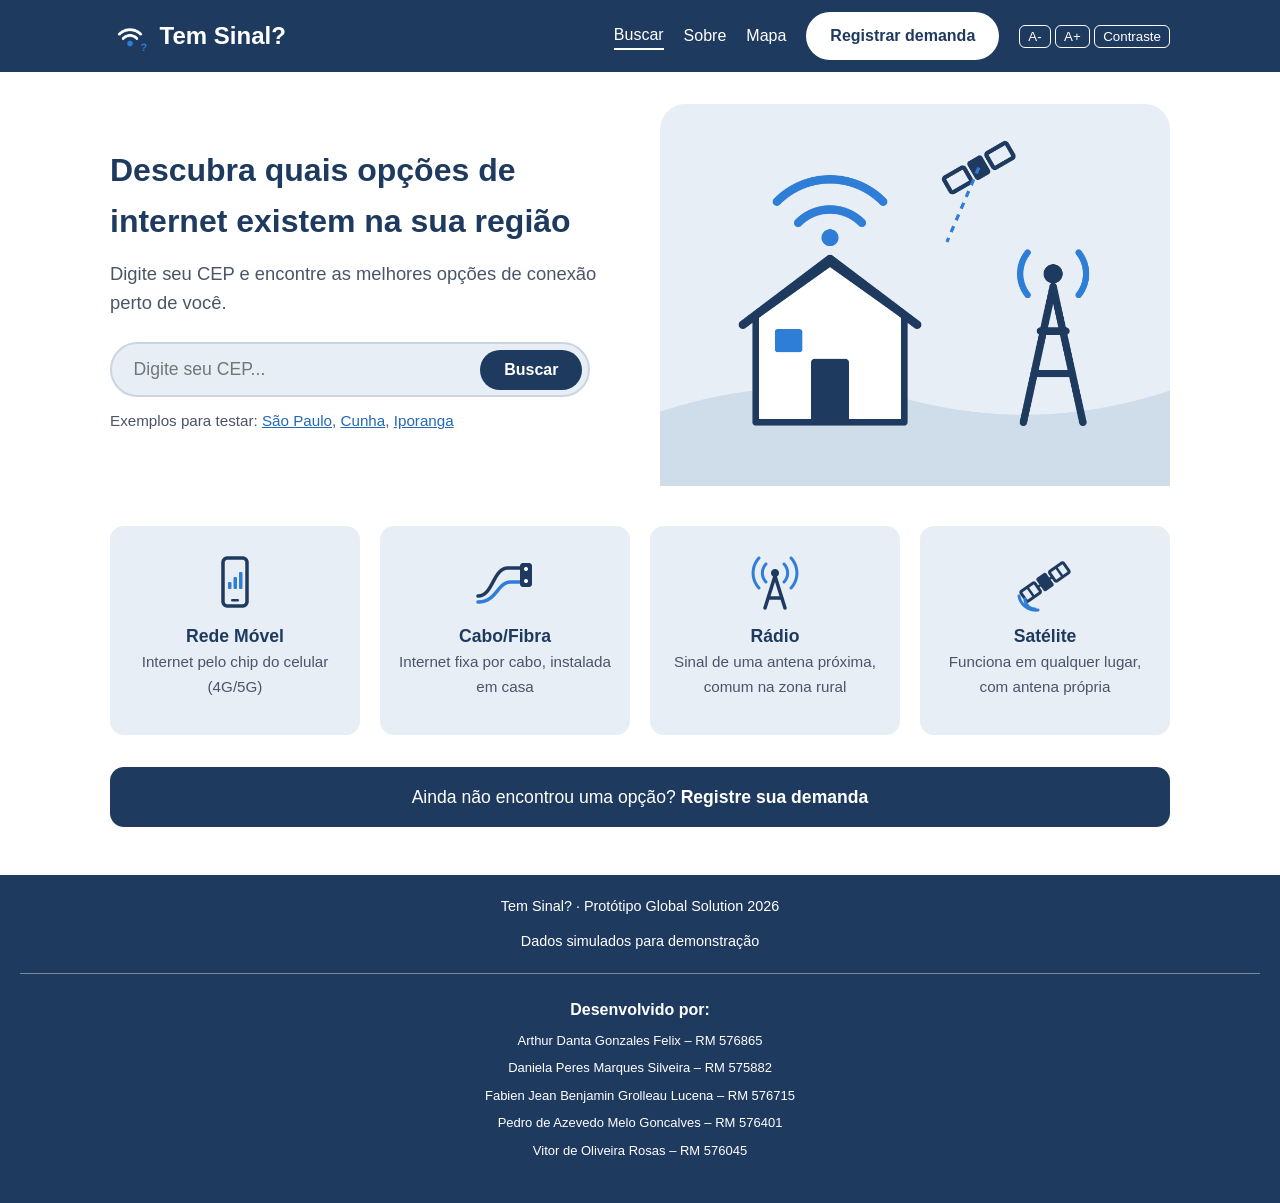
<file: index.html>
<!DOCTYPE html>
<html lang="pt-BR">
<head>
  <meta charset="UTF-8">
  <meta name="viewport" content="width=device-width, initial-scale=1.0">
  <title>Tem Sinal? | Descubra a internet da sua região</title>
  <link rel="icon" href="img/logo.png">
  <link rel="stylesheet" href="css/style.css">
</head>
<body>

  <header class="topo">
    <div class="container">
      <a href="index.html" class="marca">
        <img src="img/logo.png" alt="Logo Tem Sinal?">
        <span>Tem Sinal?</span>
      </a>
      <nav class="menu">
        <a href="index.html" class="ativo">Buscar</a>
        <a href="sobre.html">Sobre</a>
        <a href="mapa.html">Mapa</a>
        <a href="demanda.html" class="botao">Registrar demanda</a>
        <div class="acessibilidade">
          <button id="fonteMenos" title="Diminuir letra" aria-label="Diminuir letra">A-</button>
          <button id="fonteMais" title="Aumentar letra" aria-label="Aumentar letra">A+</button>
          <button id="contraste" title="Alto contraste" aria-label="Alto contraste">Contraste</button>
        </div>
      </nav>
    </div>
  </header>

  <main>
    <div class="container">

      <section class="destaque">
        <div>
          <h1>Descubra quais opções de internet existem na sua região</h1>
          <p class="subtitulo">Digite seu CEP e encontre as melhores opções de conexão perto de você.</p>

          <form id="formBusca" class="campo-cep">
            <input id="cep" type="text" inputmode="numeric" placeholder="Digite seu CEP..." aria-label="CEP" autocomplete="postal-code">
            <button class="botao" type="submit">Buscar</button>
          </form>
          <p id="erro" class="erro" role="alert"></p>
          <p class="dica">
            Exemplos para testar:
            <button type="button" data-cep="01310-100">São Paulo</button>,
            <button type="button" data-cep="12530-000">Cunha</button>,
            <button type="button" data-cep="18330-000">Iporanga</button>
          </p>
        </div>

        <img class="ilustracao" src="img/internet.png" alt="Ilustração de uma casa com Wi-Fi, um satélite e uma antena">
      </section>

      <section class="tipos">
        <div class="tipo">
          <img src="img/movel.png" alt="">
          <h3>Rede Móvel</h3>
          <p>Internet pelo chip do celular (4G/5G)</p>
        </div>
        <div class="tipo">
          <img src="img/fibra.png" alt="">
          <h3>Cabo/Fibra</h3>
          <p>Internet fixa por cabo, instalada em casa</p>
        </div>
        <div class="tipo">
          <img src="img/radio.png" alt="">
          <h3>Rádio</h3>
          <p>Sinal de uma antena próxima, comum na zona rural</p>
        </div>
        <div class="tipo">
          <img src="img/satelite.png" alt="">
          <h3>Satélite</h3>
          <p>Funciona em qualquer lugar, com antena própria</p>
        </div>
      </section>

      <a href="demanda.html" class="aviso">Ainda não encontrou uma opção? <strong>Registre sua demanda</strong></a>

    </div>
  </main>

  <footer class="rodape">

    <p>Tem Sinal? · Protótipo Global Solution 2026</p>
    <p>Dados simulados para demonstração</p>

    <div class="integrantes">
        <h3>Desenvolvido por:</h3>

        <p>Arthur Danta Gonzales Felix – RM 576865</p>
        <p>Daniela Peres Marques Silveira – RM 575882</p>
        <p>Fabien Jean Benjamin Grolleau Lucena – RM 576715</p>
        <p>Pedro de Azevedo Melo Goncalves – RM 576401</p>
        <p>Vitor de Oliveira Rosas – RM 576045</p>
    </div>

</footer>

  
<script src="js/comum.js"></script>
<script src="js/home.js"></script>

</body>
</html>
</file>
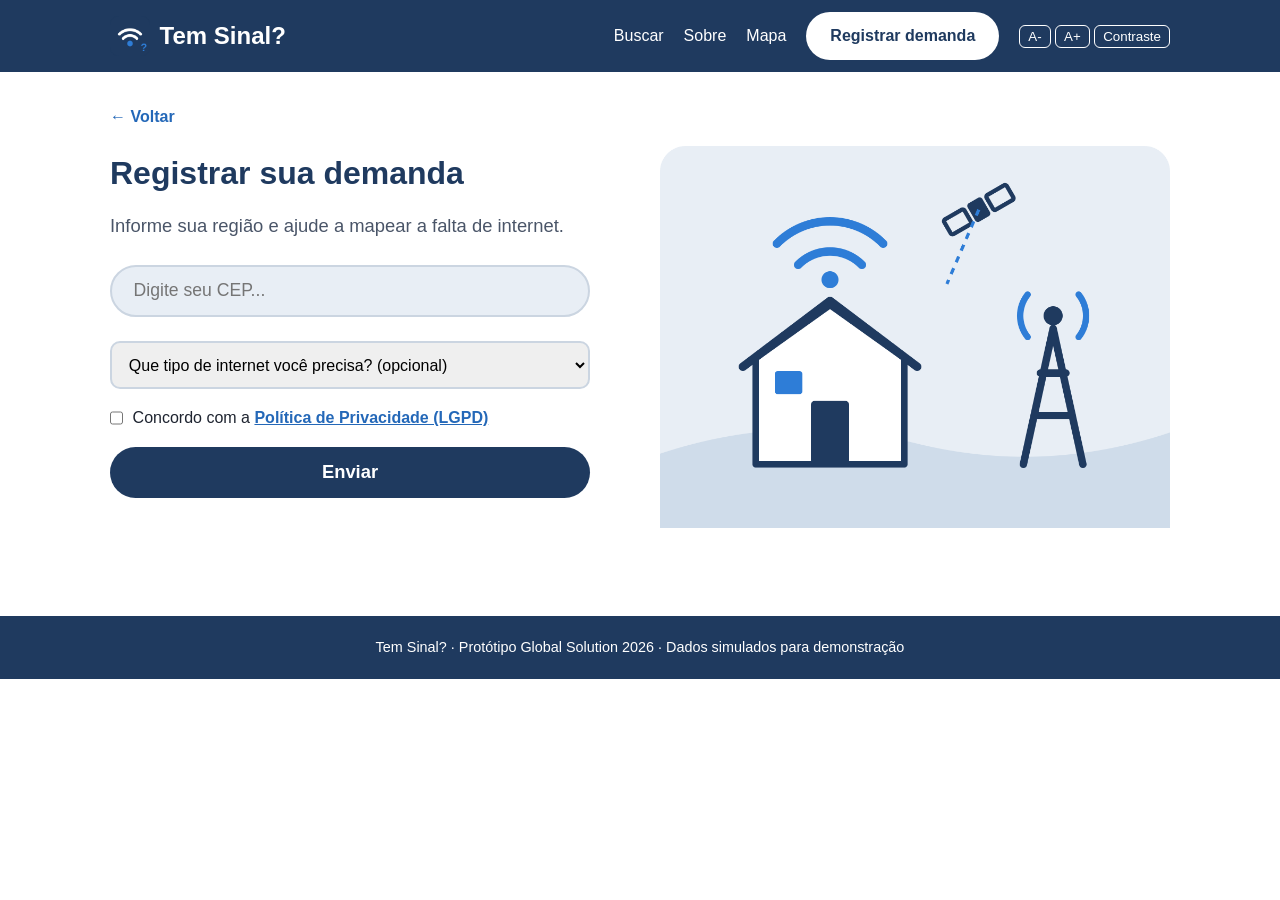
<file: demanda.html>
<!DOCTYPE html>
<html lang="pt-BR">
<head>
  <meta charset="UTF-8">
  <meta name="viewport" content="width=device-width, initial-scale=1.0">
  <title>Registrar demanda | Tem Sinal?</title>
  <link rel="icon" href="img/logo.png">
  <link rel="stylesheet" href="css/style.css">
</head>
<body>

  <header class="topo">
    <div class="container">
      <a href="index.html" class="marca">
        <img src="img/logo.png" alt="Logo Tem Sinal?">
        <span>Tem Sinal?</span>
      </a>
      <nav class="menu">
        <a href="index.html">Buscar</a>
        <a href="sobre.html">Sobre</a>
        <a href="mapa.html">Mapa</a>
        <a href="demanda.html" class="botao">Registrar demanda</a>
        <div class="acessibilidade">
          <button id="fonteMenos" title="Diminuir letra" aria-label="Diminuir letra">A-</button>
          <button id="fonteMais" title="Aumentar letra" aria-label="Aumentar letra">A+</button>
          <button id="contraste" title="Alto contraste" aria-label="Alto contraste">Contraste</button>
        </div>
      </nav>
    </div>
  </header>

  <main>
    <div class="container">
      <a href="javascript:history.back()" class="voltar">← Voltar</a>

      <section class="destaque">
        <div>
          <h1>Registrar sua demanda</h1>
          <p class="subtitulo">Informe sua região e ajude a mapear a falta de internet.</p>

          <form id="formDemanda" class="form-demanda">
            <div class="campo-cep">
              <input id="cep" type="text" inputmode="numeric" placeholder="Digite seu CEP..." aria-label="CEP" autocomplete="postal-code">
            </div>

            <select id="tipo" aria-label="Tipo de internet que você precisa">
              <option value="">Que tipo de internet você precisa? (opcional)</option>
              <option value="rede_movel">Rede Móvel (celular)</option>
              <option value="cabo_fibra">Cabo/Fibra (internet em casa)</option>
              <option value="radio">Rádio</option>
              <option value="satelite">Satélite</option>
              <option value="qualquer">Qualquer uma que funcione</option>
            </select>

            <label class="checkbox">
              <input id="lgpd" type="checkbox">
              <span>Concordo com a <a href="sobre.html#privacidade"><strong>Política de Privacidade (LGPD)</strong></a></span>
            </label>

            <button class="botao grande" type="submit">Enviar</button>
            <p id="erro" class="erro" role="alert"></p>
          </form>

          <p id="sucesso" class="sucesso" hidden>Sua demanda foi enviada com sucesso!</p>
        </div>

        <img class="ilustracao" src="img/internet.png" alt="Ilustração de uma casa com Wi-Fi, um satélite e uma antena">
      </section>
    </div>
  </main>

  <footer class="rodape">
    Tem Sinal? · Protótipo Global Solution 2026 · Dados simulados para demonstração
  </footer>

  <script src="js/comum.js"></script>
  <script src="js/demanda.js"></script>
</body>
</html>
</file>
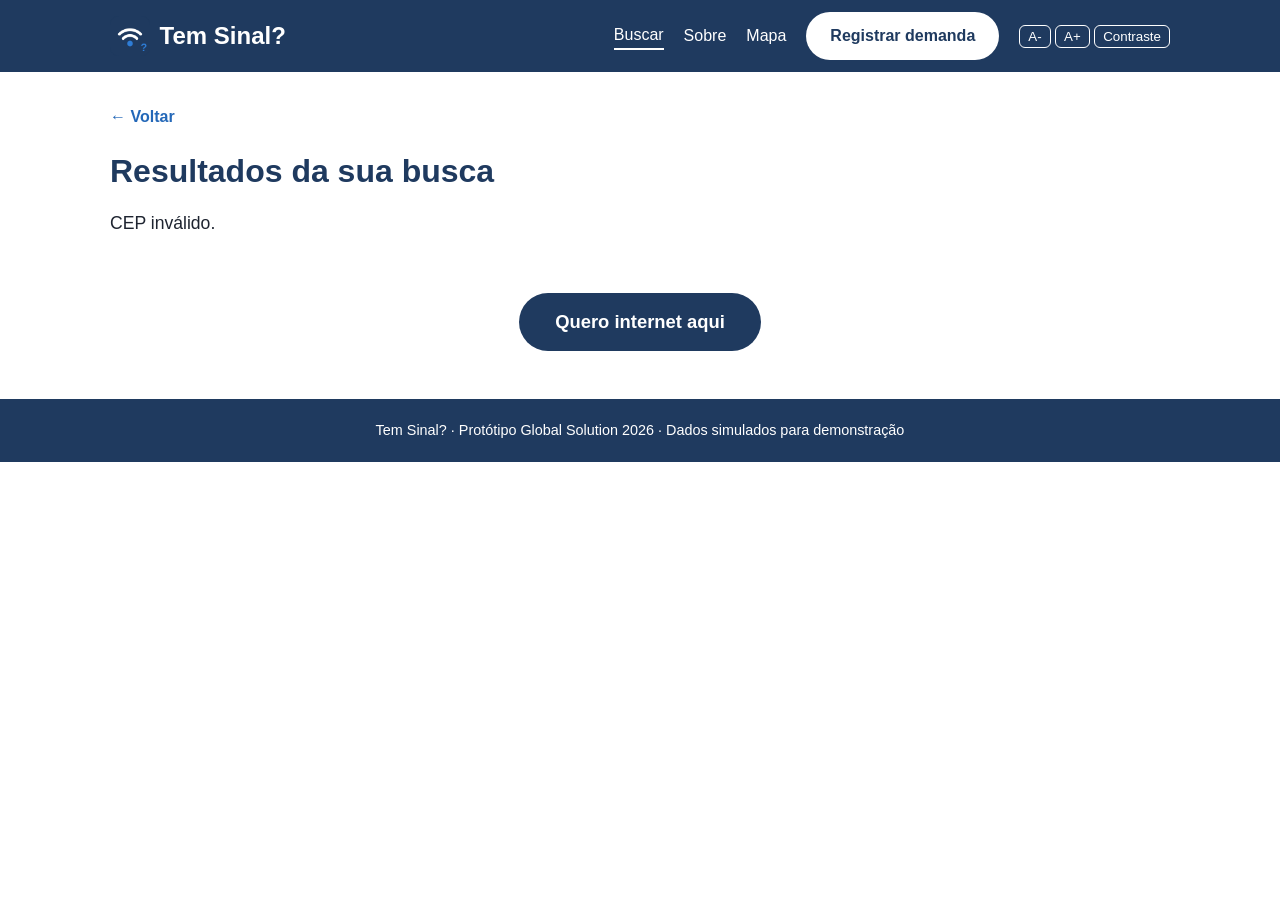
<file: resultados.html>
<!DOCTYPE html>
<html lang="pt-BR">
<head>
  <meta charset="UTF-8">
  <meta name="viewport" content="width=device-width, initial-scale=1.0">
  <title>Resultados | Tem Sinal?</title>
  <link rel="icon" href="img/logo.png">
  <link rel="stylesheet" href="css/style.css">
</head>
<body>

  <header class="topo">
    <div class="container">
      <a href="index.html" class="marca">
        <img src="img/logo.png" alt="Logo Tem Sinal?">
        <span>Tem Sinal?</span>
      </a>
      <nav class="menu">
        <a href="index.html" class="ativo">Buscar</a>
        <a href="sobre.html">Sobre</a>
        <a href="mapa.html">Mapa</a>
        <a href="demanda.html" class="botao">Registrar demanda</a>
        <div class="acessibilidade">
          <button id="fonteMenos" title="Diminuir letra" aria-label="Diminuir letra">A-</button>
          <button id="fonteMais" title="Aumentar letra" aria-label="Aumentar letra">A+</button>
          <button id="contraste" title="Alto contraste" aria-label="Alto contraste">Contraste</button>
        </div>
      </nav>
    </div>
  </header>

  <main>
    <div class="container">
      <a href="index.html" class="voltar">← Voltar</a>

      <h1>Resultados da sua busca</h1>
      <p class="local" id="local">Buscando...</p>

      <p class="resumo" id="resumo" hidden></p>

      <section class="cards" id="cards"></section>

      <p class="regional" id="regional" hidden>* Provedor regional (fictício, criado para a demonstração).</p>

      <div class="centro">
        <a id="queroInternet" href="demanda.html" class="botao grande">Quero internet aqui</a>
      </div>
    </div>
  </main>

  <footer class="rodape">
    Tem Sinal? · Protótipo Global Solution 2026 · Dados simulados para demonstração
  </footer>

  <script src="js/comum.js"></script>
  <script src="js/resultados.js"></script>
</body>
</html>
</file>
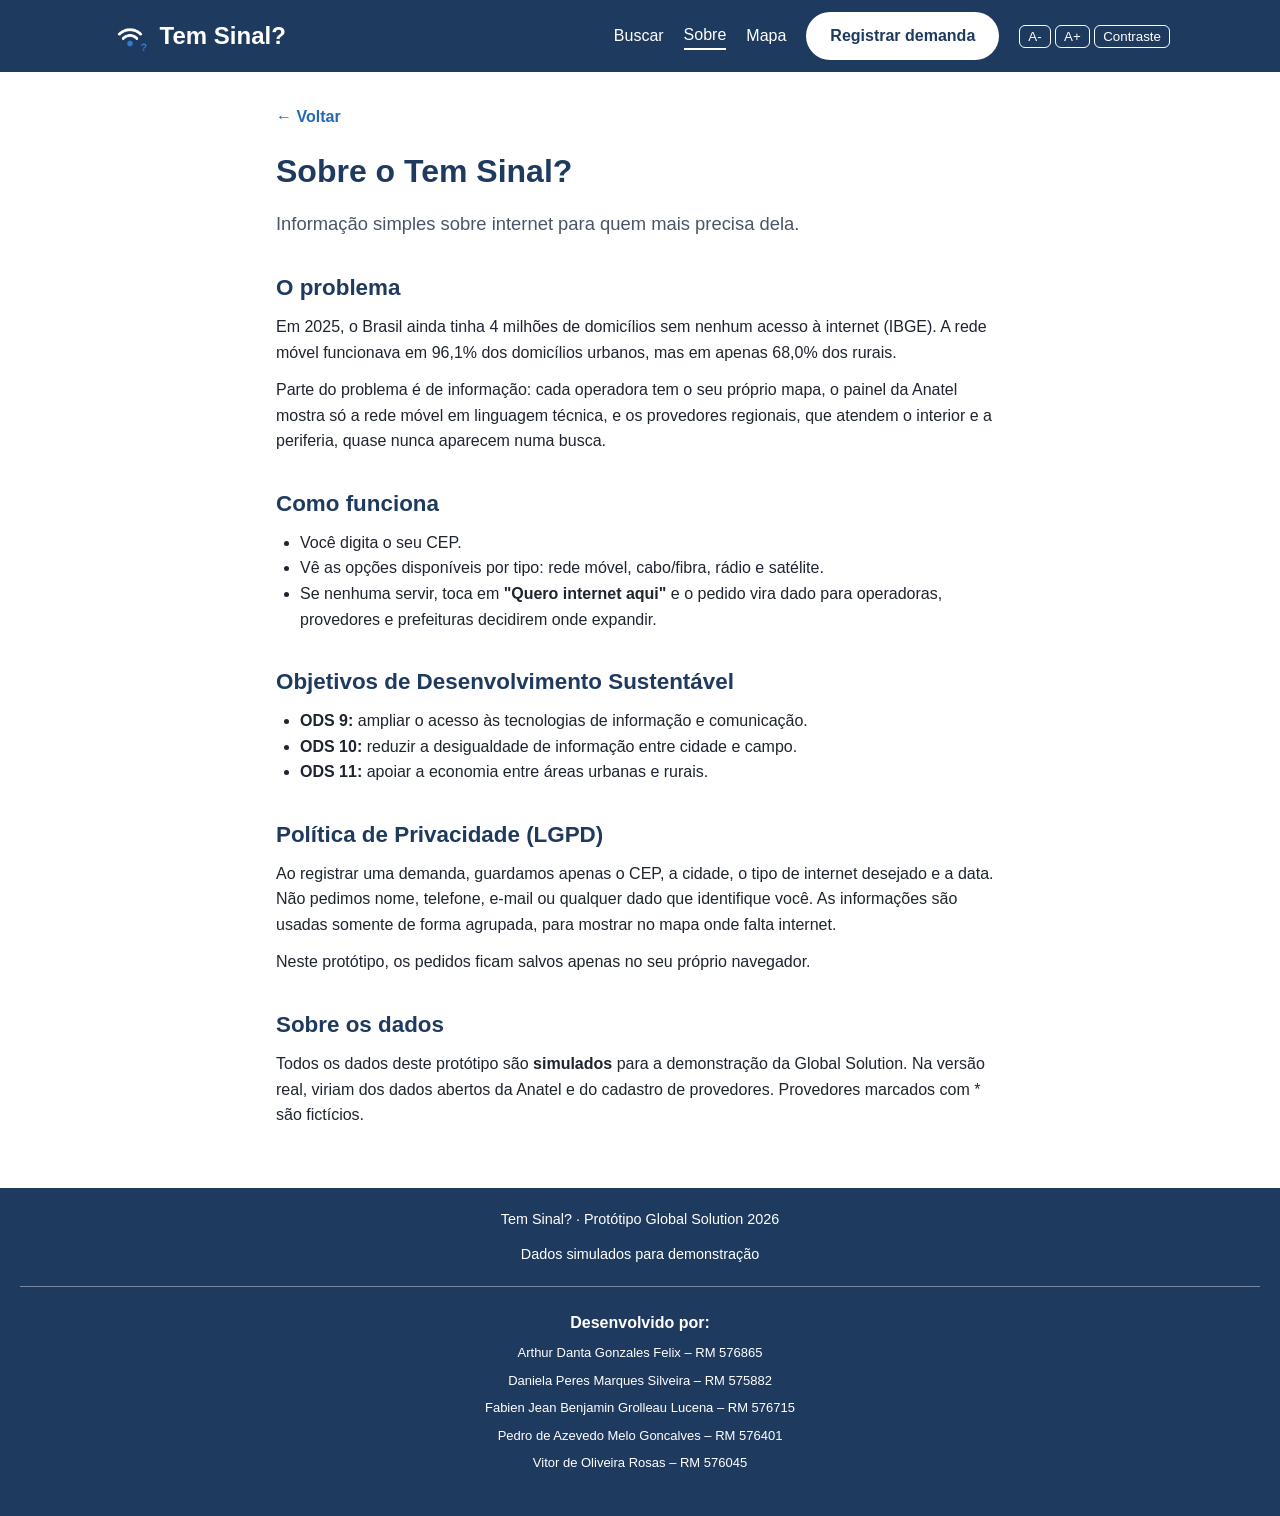
<file: sobre.html>
<!DOCTYPE html>
<html lang="pt-BR">
<head>
  <meta charset="UTF-8">
  <meta name="viewport" content="width=device-width, initial-scale=1.0">
  <title>Sobre | Tem Sinal?</title>
  <link rel="icon" href="img/logo.png">
  <link rel="stylesheet" href="css/style.css">
</head>
<body>

  <header class="topo">
    <div class="container">
      <a href="index.html" class="marca">
        <img src="img/logo.png" alt="Logo Tem Sinal?">
        <span>Tem Sinal?</span>
      </a>
      <nav class="menu">
        <a href="index.html">Buscar</a>
        <a href="sobre.html" class="ativo">Sobre</a>
        <a href="mapa.html">Mapa</a>
        <a href="demanda.html" class="botao">Registrar demanda</a>
        <div class="acessibilidade">
          <button id="fonteMenos" title="Diminuir letra" aria-label="Diminuir letra">A-</button>
          <button id="fonteMais" title="Aumentar letra" aria-label="Aumentar letra">A+</button>
          <button id="contraste" title="Alto contraste" aria-label="Alto contraste">Contraste</button>
        </div>
      </nav>
    </div>
  </header>

  <main>
    <div class="container texto">
      <a href="index.html" class="voltar">← Voltar</a>

      <h1>Sobre o Tem Sinal?</h1>
      <p class="subtitulo">Informação simples sobre internet para quem mais precisa dela.</p>

      <h2>O problema</h2>
      <p>Em 2025, o Brasil ainda tinha 4 milhões de domicílios sem nenhum acesso à internet (IBGE). A rede móvel funcionava em 96,1% dos domicílios urbanos, mas em apenas 68,0% dos rurais.</p>
      <p>Parte do problema é de informação: cada operadora tem o seu próprio mapa, o painel da Anatel mostra só a rede móvel em linguagem técnica, e os provedores regionais, que atendem o interior e a periferia, quase nunca aparecem numa busca.</p>

      <h2>Como funciona</h2>
      <ul>
        <li>Você digita o seu CEP.</li>
        <li>Vê as opções disponíveis por tipo: rede móvel, cabo/fibra, rádio e satélite.</li>
        <li>Se nenhuma servir, toca em <strong>"Quero internet aqui"</strong> e o pedido vira dado para operadoras, provedores e prefeituras decidirem onde expandir.</li>
      </ul>

      <h2>Objetivos de Desenvolvimento Sustentável</h2>
      <ul>
        <li><strong>ODS 9:</strong> ampliar o acesso às tecnologias de informação e comunicação.</li>
        <li><strong>ODS 10:</strong> reduzir a desigualdade de informação entre cidade e campo.</li>
        <li><strong>ODS 11:</strong> apoiar a economia entre áreas urbanas e rurais.</li>
      </ul>

      <h2 id="privacidade">Política de Privacidade (LGPD)</h2>
      <p>Ao registrar uma demanda, guardamos apenas o CEP, a cidade, o tipo de internet desejado e a data. Não pedimos nome, telefone, e-mail ou qualquer dado que identifique você. As informações são usadas somente de forma agrupada, para mostrar no mapa onde falta internet.</p>
      <p>Neste protótipo, os pedidos ficam salvos apenas no seu próprio navegador.</p>

      <h2>Sobre os dados</h2>
      <p>Todos os dados deste protótipo são <strong>simulados</strong> para a demonstração da Global Solution. Na versão real, viriam dos dados abertos da Anatel e do cadastro de provedores. Provedores marcados com * são fictícios.</p>
    </div>
  </main>

  
<footer class="rodape">
    <p>Tem Sinal? · Protótipo Global Solution 2026</p>
    <p>Dados simulados para demonstração</p>

    <div class="integrantes">
        <h3>Desenvolvido por:</h3>

        <p>Arthur Danta Gonzales Felix – RM 576865</p>
        <p>Daniela Peres Marques Silveira – RM 575882</p>
        <p>Fabien Jean Benjamin Grolleau Lucena – RM 576715</p>
        <p>Pedro de Azevedo Melo Goncalves – RM 576401</p>
        <p>Vitor de Oliveira Rosas – RM 576045</p>
    </div>
</footer>

  <script src="js/comum.js"></script>
</body>
</html>
</file>
<file: css/style.css>
/* =====================================================
   TEM SINAL? - Folha de estilo (style.css)
   Usada por todas as páginas do site.
   ===================================================== */


/* ---------- 1. CORES ----------
   Guardamos as cores em variáveis. Se quiser trocar uma cor,
   muda aqui e o site inteiro acompanha. */
:root {
  --azul-escuro: #1F3A5F;
  --azul: #2468B8;
  --azul-claro: #E8EEF5;
  --texto: #1E2430;
  --texto-suave: #4A5568;
  --borda: #CBD5E1;
  --verde: #1E7B3A;
  --verde-claro: #E3F4E8;
  --laranja: #8A5A00;
  --laranja-claro: #FFF3D6;
  --cinza: #5B6472;
  --cinza-claro: #ECEFF3;
  --vermelho: #B42318;
}


/* ---------- 2. BASE ----------
   Usamos "rem" no tamanho das letras. Assim, quando o botão A+ ou A-
   muda o tamanho da letra da página, todos os textos acompanham. */
* {
  box-sizing: border-box;
  margin: 0;
  padding: 0;
}

body {
  font-family: Arial, sans-serif;
  font-size: 1rem;
  line-height: 1.6;
  color: var(--texto);
  background: white;
}

main {
  padding: 2rem 0 3rem;
}

/* Centraliza o conteúdo e limita a largura em telas grandes */
.container {
  max-width: 1100px;
  margin: 0 auto;
  padding: 0 1.25rem;
}

h1 { font-size: 2rem; color: var(--azul-escuro); margin-bottom: 0.75rem; }
h2 { font-size: 1.4rem; color: var(--azul-escuro); margin: 2rem 0 0.5rem; }
h3 { font-size: 1.1rem; color: var(--azul-escuro); }
p  { margin-bottom: 0.75rem; }
a  { color: var(--azul); }
img { max-width: 100%; }

.subtitulo { font-size: 1.15rem; color: var(--texto-suave); margin-bottom: 1.5rem; }
.centro { text-align: center; margin-top: 2rem; }
.erro { color: var(--vermelho); font-weight: bold; }
.dica { color: var(--texto-suave); font-size: 0.95rem; }

/* Os exemplos de CEP (São Paulo, Cunha...) parecem links */
.dica button {
  background: none;
  border: none;
  color: var(--azul);
  text-decoration: underline;
  font-size: 0.95rem;
  cursor: pointer;
}


/* ---------- 3. ACESSIBILIDADE: FOCO NO TECLADO ----------
   Quem navega com a tecla Tab vê um contorno azul no item selecionado. */
:focus-visible {
  outline: 3px solid var(--azul);
  outline-offset: 3px;
}


/* ---------- 4. CABEÇALHO E MENU ----------
   Usamos flexbox para colocar logo e menu lado a lado. */
.topo {
  background: var(--azul-escuro);
  padding: 0.75rem 0;
}

.topo .container {
  display: flex;
  justify-content: space-between;
  align-items: center;
  flex-wrap: wrap;
  gap: 1rem;
}

.marca {
  display: flex;
  align-items: center;
  gap: 0.6rem;
  color: white;
  font-size: 1.5rem;
  font-weight: bold;
  text-decoration: none;
}

.marca img { width: 2.5rem; }

.menu {
  display: flex;
  align-items: center;
  flex-wrap: wrap;
  gap: 1.25rem;
}

.menu a {
  color: white;
  text-decoration: none;
}

/* Sublinha o link da página em que a pessoa está */
.menu a.ativo { border-bottom: 2px solid white; }

/* Botões A-, A+ e Contraste */
.acessibilidade button {
  background: transparent;
  color: white;
  border: 1px solid white;
  border-radius: 6px;
  padding: 0.2rem 0.5rem;
  cursor: pointer;
}


/* ---------- 5. BOTÕES ---------- */
.botao {
  display: inline-block;
  background: var(--azul-escuro);
  color: white;
  border: none;
  border-radius: 30px;
  padding: 0.7rem 1.5rem;
  font-size: 1rem;
  font-weight: bold;
  text-decoration: none;
  cursor: pointer;
}

.botao:hover { background: var(--azul); }

.botao.grande { font-size: 1.15rem; padding: 0.9rem 2.25rem; }

/* No menu escuro, o botão "Registrar demanda" fica branco */
.menu .botao { background: white; color: var(--azul-escuro); }

.voltar {
  display: inline-block;
  margin-bottom: 1rem;
  font-weight: bold;
  text-decoration: none;
}


/* ---------- 6. TELA INICIAL ----------
   Usamos grid para dividir a tela em colunas. */

/* Texto + busca de um lado, ilustração do outro */
.destaque {
  display: grid;
  grid-template-columns: 1fr 1fr;
  gap: 2.5rem;
  align-items: center;
  margin-bottom: 2.5rem;
}

/* Campo do CEP com o botão Buscar dentro */
.campo-cep {
  display: flex;
  gap: 0.5rem;
  max-width: 30rem;
  background: var(--azul-claro);
  border: 2px solid var(--borda);
  border-radius: 30px;
  padding: 0.35rem;
  margin-bottom: 0.5rem;
}

.campo-cep input {
  flex: 1;
  border: none;
  background: transparent;
  padding: 0.5rem 1rem;
  font-size: 1.1rem;
}

/* Os 4 tipos de conexão, um ao lado do outro */
.tipos {
  display: grid;
  grid-template-columns: repeat(4, 1fr);
  gap: 1.25rem;
  margin-bottom: 2rem;
}

.tipo {
  background: var(--azul-claro);
  border-radius: 14px;
  padding: 1.5rem 1rem;
  text-align: center;
}

.tipo img { width: 4rem; }

.tipo p { font-size: 0.95rem; color: var(--texto-suave); }

/* Faixa "Ainda não encontrou uma opção?" */
.aviso {
  display: block;
  background: var(--azul-escuro);
  color: white;
  text-align: center;
  border-radius: 14px;
  padding: 1rem;
  font-size: 1.1rem;
  text-decoration: none;
}


/* ---------- 7. RESULTADOS ---------- */
.local { font-size: 1.1rem; }

.resumo {
  background: var(--laranja-claro);
  border-left: 5px solid var(--laranja);
  border-radius: 8px;
  padding: 1rem;
}

/* Os 4 cartões de resultado */
.cards {
  display: grid;
  grid-template-columns: repeat(4, 1fr);
  gap: 1.25rem;
  margin: 1.5rem 0;
}

.card {
  border: 2px solid var(--borda);
  border-radius: 14px;
  padding: 1.5rem 1rem;
  text-align: center;
}

.card img { width: 3.5rem; }

.card .operadoras { font-weight: bold; }

.card .obs { font-size: 0.9rem; color: var(--texto-suave); }

/* Cartão sem nenhuma operadora fica cinza */
.card.indisponivel { background: var(--cinza-claro); }

/* Selo de status. O JavaScript coloca a classe conforme o status:
   verde = Disponível, laranja = Limitada, cinza = Não encontrado */
.badge {
  display: inline-block;
  padding: 0.3rem 0.9rem;
  border-radius: 30px;
  font-size: 0.9rem;
  font-weight: bold;
}

.badge.disponivel     { background: var(--verde-claro);   color: var(--verde); }
.badge.limitada       { background: var(--laranja-claro); color: var(--laranja); }
.badge.nao-encontrado { background: var(--cinza-claro);   color: var(--cinza); }

.regional { font-size: 0.9rem; color: var(--texto-suave); }


/* ---------- 8. REGISTRAR DEMANDA ---------- */
.form-demanda {
  display: flex;
  flex-direction: column;
  gap: 1rem;
  max-width: 30rem;
}

.form-demanda select {
  padding: 0.8rem;
  border: 2px solid var(--borda);
  border-radius: 10px;
  font-size: 1rem;
}

.checkbox { display: flex; gap: 0.6rem; }

.sucesso {
  background: var(--verde-claro);
  color: var(--verde);
  border-left: 5px solid var(--verde);
  border-radius: 8px;
  padding: 1rem;
  font-weight: bold;
}


/* ---------- 9. MAPA DE DEMANDA ---------- */
.controle-camada { margin-bottom: 1rem; }

.controle-camada button {
  padding: 0.5rem 1rem;
  border: 2px solid var(--azul-escuro);
  border-radius: 30px;
  background: white;
  color: var(--azul-escuro);
  font-weight: bold;
  cursor: pointer;
}

/* Botão da visualização escolhida fica preenchido */
.controle-camada button.ativo { background: var(--azul-escuro); color: white; }

/* Mapa de um lado, legenda e ranking do outro */
.mapa-area {
  display: grid;
  grid-template-columns: 3fr 1fr;
  gap: 1.25rem;
}

#mapa {
  height: 32rem;
  border: 2px solid var(--borda);
  border-radius: 14px;
}

.legenda, .ranking {
  background: var(--azul-claro);
  border-radius: 14px;
  padding: 1rem;
  margin-bottom: 1rem;
}

.legenda ul { list-style: none; }

.bolinha {
  display: inline-block;
  width: 1rem;
  height: 1rem;
  border-radius: 50%;
}

.ranking ol { margin-left: 1.25rem; }


/* ---------- 10. PÁGINA SOBRE ---------- */
.texto { max-width: 48rem; }

.texto ul { margin: 0 0 1rem 1.5rem; }


/* ---------- 11. RODAPÉ ---------- */
.rodape {
  background: var(--azul-escuro);
  color: white;
  text-align: center;
  padding: 1.25rem;
  font-size: 0.9rem;
}


/* ---------- 12. ALTO CONTRASTE ----------
   O botão "Contraste" coloca a classe "alto-contraste" no <body>.
   Aí trocamos as cores: fundo preto, texto branco e links/botões amarelos,
   que é a combinação mais fácil de ler para quem tem baixa visão. */
body.alto-contraste,
body.alto-contraste .topo,
body.alto-contraste .rodape,
body.alto-contraste .tipo,
body.alto-contraste .card,
body.alto-contraste .aviso,
body.alto-contraste .campo-cep,
body.alto-contraste .resumo,
body.alto-contraste .legenda,
body.alto-contraste .ranking {
  background: black;
  color: white;
  border-color: white;
}

body.alto-contraste h1,
body.alto-contraste h2,
body.alto-contraste h3,
body.alto-contraste p,
body.alto-contraste .card .obs,
body.alto-contraste .campo-cep input {
  color: white;
}

body.alto-contraste a,
body.alto-contraste .dica button {
  color: yellow;
}

body.alto-contraste .botao {
  background: yellow;
  color: black;
}

body.alto-contraste .badge {
  background: black;
  color: yellow;
  border: 2px solid yellow;
}


/* ---------- 13. CELULAR ----------
   "@media" aplica regras só em telas menores.
   Até 900px: 2 colunas. Até 640px: tudo em uma coluna. */
@media (max-width: 900px) {
  .tipos, .cards { grid-template-columns: 1fr 1fr; }
  .mapa-area { grid-template-columns: 1fr; }
}

@media (max-width: 640px) {
  h1 { font-size: 1.6rem; }
  .destaque { grid-template-columns: 1fr; }
  .tipos, .cards { grid-template-columns: 1fr; }
  .campo-cep { flex-direction: column; border-radius: 14px; }
}

.integrantes {
    margin-top: 20px;
    padding-top: 15px;
    border-top: 1px solid rgba(255, 255, 255, 0.3);
}

.integrantes h3 {
    margin-bottom: 12px;
    font-size: 16px;
}

.integrantes p {
    margin: 6px 0;
    font-size: 13px;
    line-height: 1.5;
}

.integrantes {
    display: block !important;
    visibility: visible !important;
    opacity: 1 !important;
    color: white !important;
    margin-top: 20px;
    padding: 15px;
    border-top: 1px solid rgba(255, 255, 255, 0.4);
}

.integrantes h3,
.integrantes p {
    display: block;
    color: white !important;
    text-align: center;
    margin: 8px 0;
}
</file>
